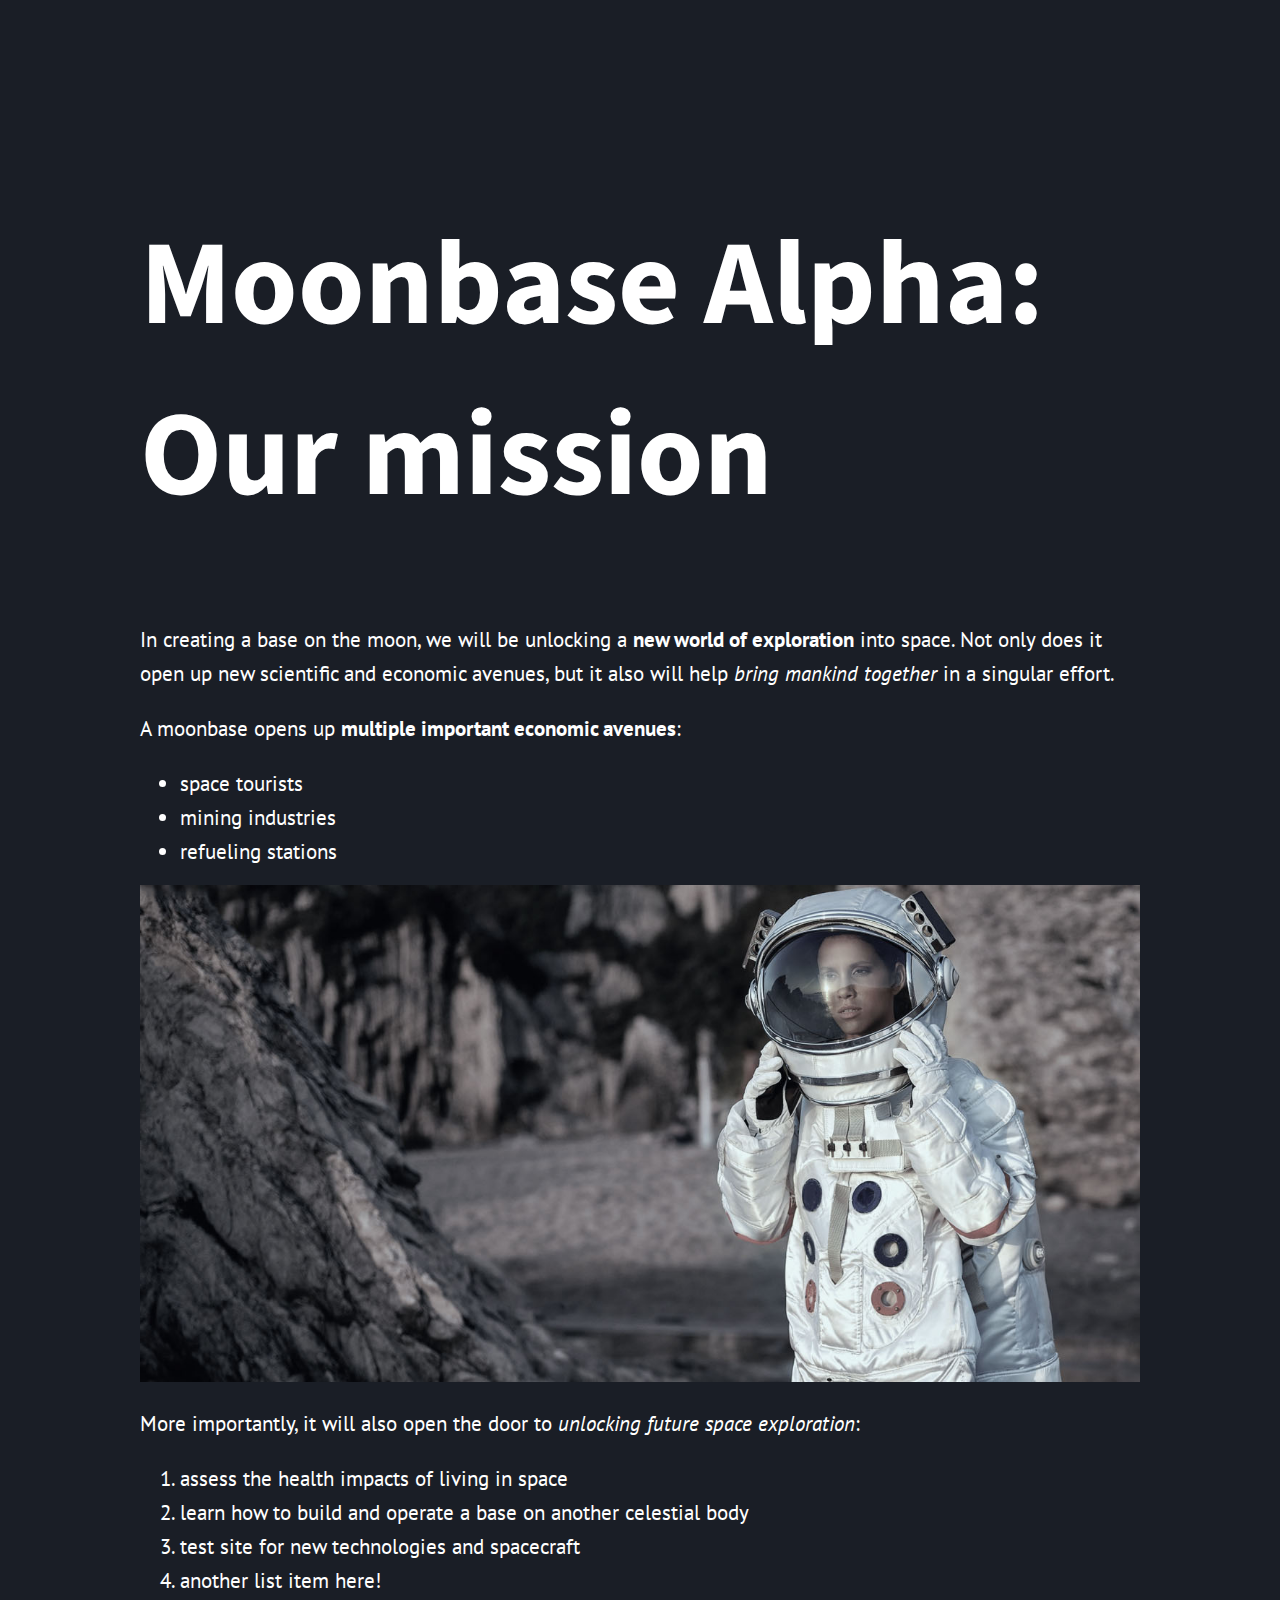
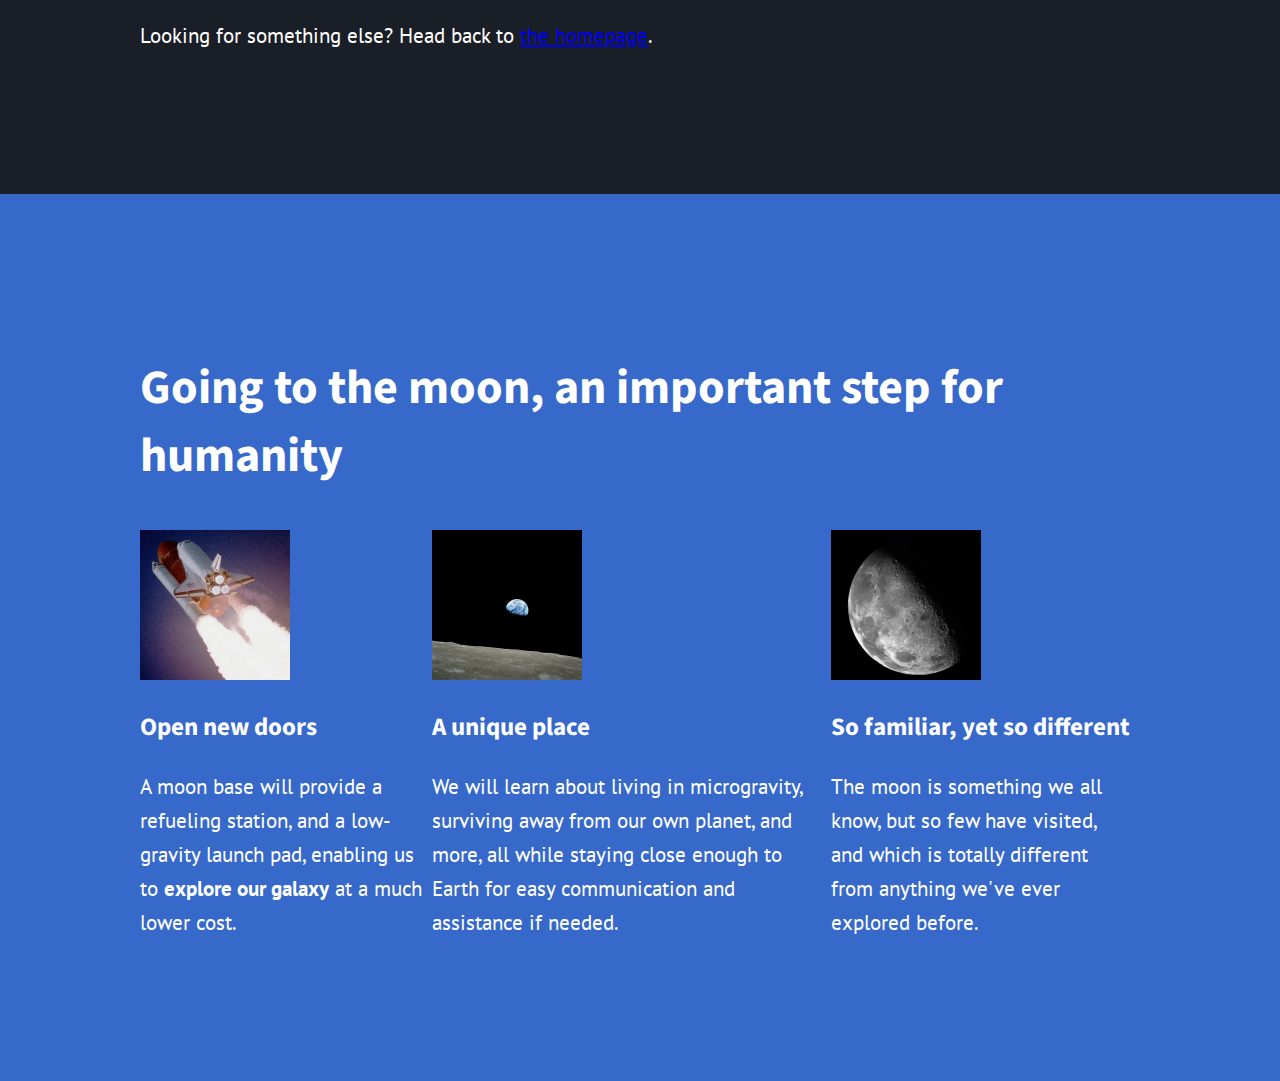
<file: mission.html>
<!DOCTYPE html>
<html lang="en">
<head>
    <meta charset="UTF-8">
    <meta http-equiv="X-UA-Compatible" content="IE=edge">
    <meta name="viewport" content="width=device-width, initial-scale=1.0">
    <link rel="stylesheet" href="resources/mission.css">
    <link rel="preconnect" href="https://fonts.googleapis.com">
    <link rel="preconnect" href="https://fonts.gstatic.com" crossorigin>
    <link href="https://fonts.googleapis.com/css2?family=PT+Sans&family=Source+Sans+Pro:wght@900&display=swap"
          rel="stylesheet">

    <title>Moonbase Alpha</title>
</head>
<body>
    <div class="container">
        <header>
            <h1>Moonbase Alpha: Our mission</h1>
        </header>


        <main>
            <section>
                <p>In creating a base on the moon, we will be unlocking a <strong>new world of exploration</strong> into space.
                    Not only does it open up new scientific and economic avenues,
                    but it also will help <em>bring mankind together</em> in a singular effort.</p>
                <p>A moonbase opens up <strong>multiple important economic avenues</strong>:</p>

                <ul>
                    <li>space tourists</li>
                    <li>mining industries</li>
                    <li>refueling stations</li>
                </ul>

                <img src="resources/astro.jpg" alt="an astronaut" class="astro-img">

                <p>More importantly, it will also open the door to <em>unlocking future space exploration</em>:</p>

                <ol>
                    <li>assess the health impacts of living in space</li>
                    <li>learn how to build and operate a base on another celestial body</li>
                    <li>test site for new technologies and spacecraft</li>
                    <li>another list item here!</li>
                </ol>

                <p>Looking for something else? Head back to <a href="#">the homepage</a>.</p>
            </section>
</div>

             <section class="three-columns">
                    <div class="container">

                        <h2>Going to the moon, an important step for humanity</h2>

                        <div class="flex">
                            <div>
                                <img src="resources/space-ship.jpg" alt="a ship flying to space">
                                <h3>Open new doors</h3>
                                <p>A moon base will provide a refueling station, and a low-gravity launch pad,
                                    enabling us to <strong>explore our galaxy</strong> at a much lower cost.</p>
                            </div>

                            <div>
                                <img src="resources/earth-from-space.jpg" alt="earth from space">
                                <h3>A unique place</h3>
                                <p>We will learn about living in microgravity, surviving away from our own planet, and more,
                                    all while staying close enough to Earth for easy communication and assistance if needed.</p>
                            </div>

                            <div>
                                <img src="resources/the-moon.png" alt="the moon">
                                <h3>So familiar, yet so different</h3>
                                <p>The moon is something we all know, but so few have visited,
                                    and which is totally different from anything we've ever explored before.</p>
                            </div>
                        </div>
                    </div>
             </section>
    </main>
</body>
</html>
</file>
<file: resources/mission.css>
* {
    box-sizing: border-box;
}

body {
    margin: 0;
    background-color: #1A1E26;
    color: #FFF;
}

/* typography */
h1, h2, h3 {
    font-family: 'Source Sans Pro', sans-serif;
}
h1 {
    font-size: 120px;
}
h2 {
    font-size: 48px;
}
h3 {
    font-size: 25px;
}
p, li {
    font-family: 'PT Sans', sans-serif;
    font-size: 21px;
    line-height: 34px;
}

.container {
    max-width: 1000px;
    margin: 0 auto;
    padding: 120px 0;
}
.astro-img {width: 100%}


.three-columns {
    background-color: #3669C9;
}
.flex {
    display: flex;
    margin-right: 10px;
}
</file>
